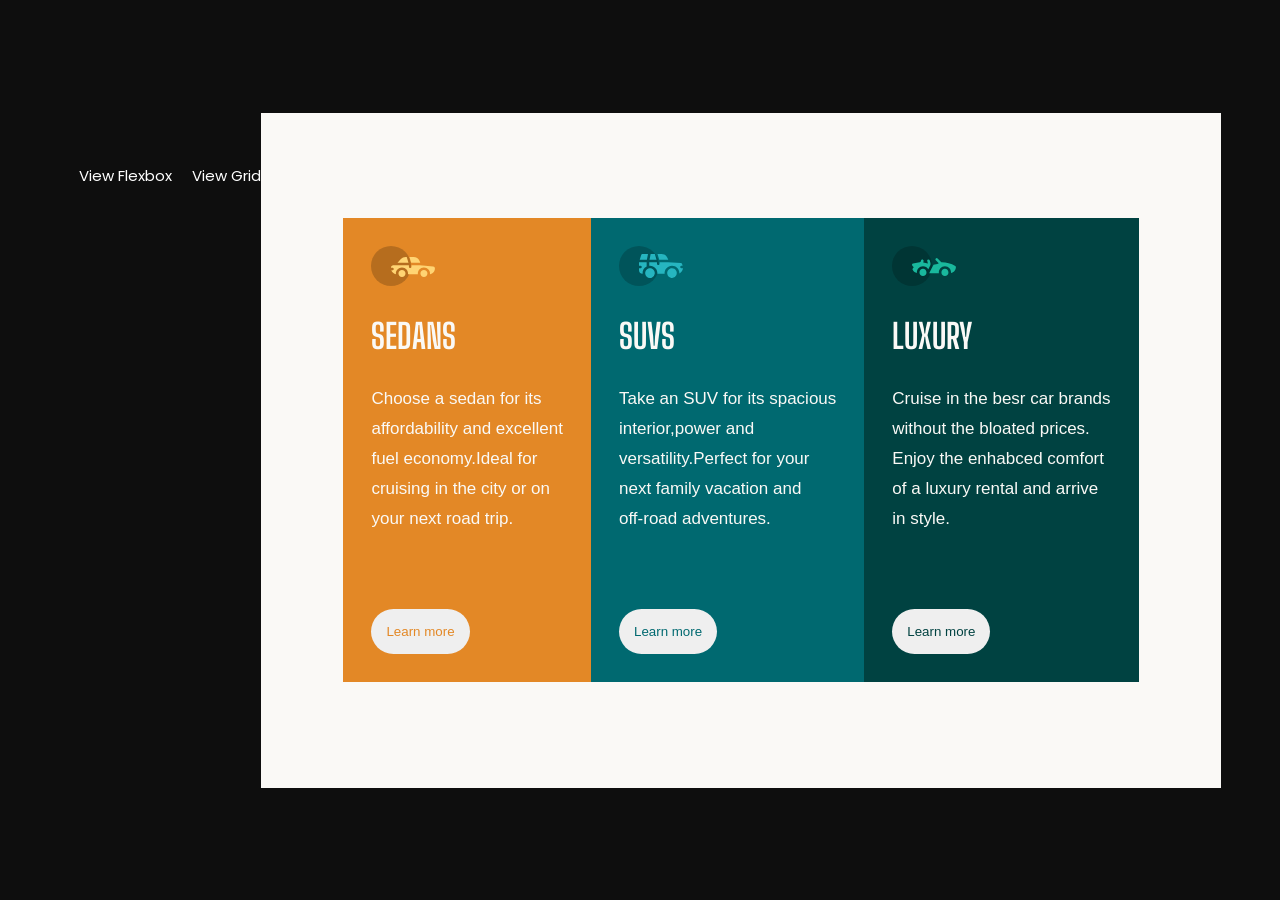
<file: index.html>
<!DOCTYPE html>
<html lang="en">
  <head>
    <meta charset="UTF-8" />
    <meta http-equiv="X-UA-Compatible" content="IE=edge" />
    <meta name="viewport" content="width=device-width, initial-scale=1.0" />
    <link
      href="https://fonts.google.com/specimen/Lexend+Deca"
      rel="stylesheet"
    />
    <link
      href="https://fonts.googleapis.com/css2?family=Big+Shoulders+Display:wght@700"
      rel="stylesheet"
    />
    <link
      href="https://fonts.googleapis.com/css?family=Poppins:300,400,500,600&display=swap"
      rel="stylesheet"
    />
    <link rel="stylesheet" href="/style.css" />
    <title>Flexbox Design</title>
    <link rel="shortcut icon" href="/img/favicon-32x32.png" />
  </head>
  <body>
    <header>
      <nav class="nav">
        <ul class="nav__links">
          <li class="nav__item">
            <a
              class="nav__link hover"
              href="/index.html"
              target="_blank"
              >View Flexbox</a
            >
          </li>
          <li class="nav__item">
            <a class="nav__link hover" href="/grid.html" target="_blank"
              >View Grid</a
            >
          </li>
        </ul>
      </nav>
    </header>
    <main class="section">
      <div class="cards">
        <div class="card" id="card-1">
          <img src="/img/icon-sedans.svg" alt="image of a sedan" />
          <h1 class="heading">SEDANS</h1>
          <p>
            Choose a sedan for its <br />
            affordability and excellent <br />
            fuel economy.Ideal for <br />
            cruising in the city or on <br />
            your next road trip.
          </p>
          <button id="btn-1">Learn more</button>
        </div>
      </div>

      <div class="cards">
        <div class="card" id="card-2">
          <img src="/img/icon-suvs.svg" alt="image of an suv" />
          <h1 class="heading">SUVS</h1>
          <p>
            Take an SUV for its spacious <br />
            interior,power and <br />
            versatility.Perfect for your <br />
            next family vacation and <br />
            off-road adventures.
          </p>
          <button id="btn-2">Learn more</button>
        </div>
      </div>

      <div class="cards">
        <div class="card" id="card-3">
          <img src="/img/icon-luxury.svg" alt="image of a luxury car" />
          <h1 class="heading">LUXURY</h1>
          <p>
            Cruise in the besr car brands <br />
            without the bloated prices. <br />
            Enjoy the enhabced comfort <br />
            of a luxury rental and arrive <br />
            in style.
          </p>
          <button id="btn-3">Learn more</button>
        </div>
      </div>
    </main>
  </body>
</html>
</file>
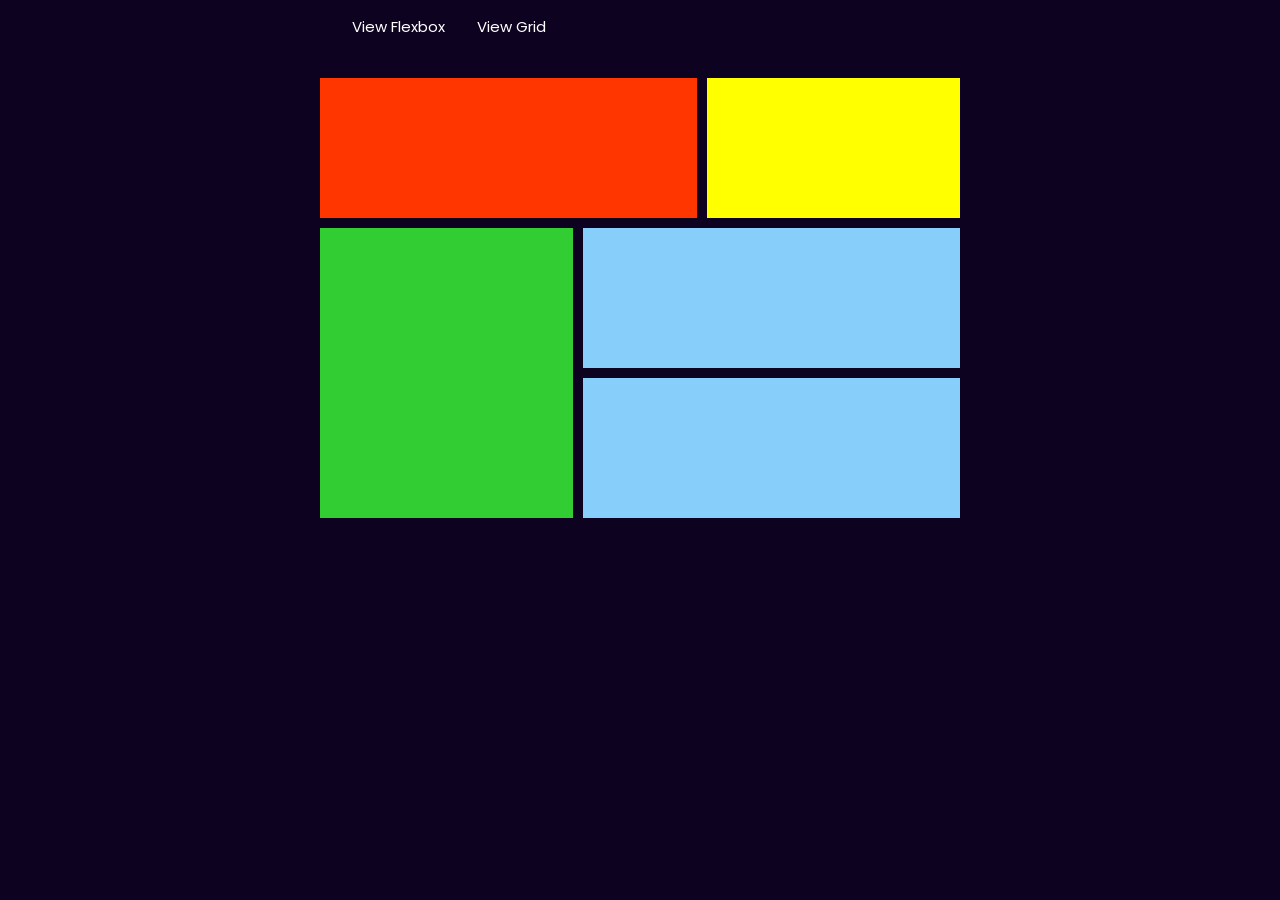
<file: grid.html>
<!DOCTYPE html>
<html lang="en">
  <head>
    <meta charset="UTF-8" />
    <meta http-equiv="X-UA-Compatible" content="IE=edge" />
    <meta
      name="viewport"
      content="wclassth=device-wclassth, initial-scale=1.0"
    />
    <link
      href="https://fonts.googleapis.com/css?family=Poppins:300,400,500,600&display=swap"
      rel="stylesheet"
    />
    <link rel="stylesheet" href="/grid.css" />
    <title>GRID DESIGN</title>
  </head>
  <body>
    <header>
      <nav class="nav">
        <ul class="nav__links">
          <li class="nav__item">
            <a class="nav__link hover" href="/index.html" target="_blank">View Flexbox</a>
          </li>
          <li class="nav__item">
            <a class="nav__link hover" href="/grid.html" target="_blank">View Grid</a>
          </li>
        </ul> 
      </nav>   
    </header>
    <main class="section">
      <div class="box-1"></div>
      <div class="box-2"></div>
      <div class="box-3"></div>
      <div class="box-4"></div>
      <div class="box-5"></div>
    </main>
  </body>
</html>
</file>
<file: style.css>
* {
  margin: 0;
  padding: 0;
  box-sizing: border-box;
}

html {
  height: 100%;
  font-size: 62.5%;
}

body {
  background-color: #0e0e0e;
  height: 100%;
  font-size: 1.7rem;
  display: flex;
  justify-content: center;
  align-items: center;
}

.nav__links {
  display: flex;
  align-items: center;
  list-style: none;
}

.nav__item {
  margin-left: 2rem;
}

a {
  text-decoration: none;
  color: #fff;
  font-family: "Poppins", sans-serif;
  font-size: 15px;
}

a:hover {
  color: #ff3600;
}

header {
  margin-top: -55rem;
}

.section {
  background-color: #faf9f6;
  color: #faf9f6;
  font-family: "Lexend Deca", sans-serif;
  font-weight: 400;
  width: 75%;
  height: 75%;
  display: flex;
  justify-content: center;
  align-items: center;
}

.card {
  padding: 2.8rem;
}

img {
  padding-bottom: 2.5rem;
}

h1 {
  font-family: "Big Shoulders Display", cursive;
  font-weight: 700;
  padding-bottom: 2.8rem;
}

p {
  line-height: 3rem;
  padding-bottom: 7.5rem;
}

button {
  padding: 1.5rem;
  border-radius: 45px;
  border: none;
  cursor: pointer;
}

#card-1 {
  background-color: #e38826;
}

#card-2 {
  background-color: #006970;
}

#card-3 {
  background-color: #004241;
}

#btn-1 {
  color: #e38826;
}

#btn-2 {
  color: #006970;
}

#btn-3 {
  color: #004241;
}

/* MEDIA QUERIES */
@media screen and (max-width: 1024px) {
  body {
    font-size: 1.4rem;
  }

  .section {
    width: 90%;
    height: 90%;
  }

  .card {
    padding: 1.5rem;
  }

  img {
    padding-bottom: 2rem;
  }

  h1 {
    padding-bottom: 1.5rem;
  }

  p {
    line-height: 2.5rem;
    padding-bottom: 5rem;
  }

  button {
    padding: 1.2rem;
    font-size: 1.4rem;
  }
}

@media screen and (max-width: 768px) {
  body {
    font-size: 1.2rem;
  }

  .section {
    width: 100%;
  }

  button {
    font-size: 1.2rem;
  }
}

@media screen and (max-width: 520px) {
  body {
    font-size: 0.9rem;
  }

  button {
    padding: 0.9rem;
    font-size: 0.9rem;
  }
}

@media screen and (max-width: 430px) {
  body {
    font-size: 0.7rem;
  }
}
</file>
<file: grid.css>
* {
  margin: 0;
  padding: 0;
  box-sizing: border-box;
}

body {
  background-color: #0d0220;
  width: 50%;
  margin: auto;
}

.section {
  display: grid;
  grid-template-areas:
    "box1 box1 box2"
    "box3 box4 box4"
    "box3 box5 box5";

  gap: 10px;
  margin-top: 40px;
}

div {
  padding: 70px;
}

.box-1 {
  grid-area: box1;
  background-color: #ff3600;
}

.box-2 {
  grid-area: box2;
  background-color: #ffff00;
}

.box-3 {
  grid-area: box3;
  background-color: #32cd32;
}

.box-4 {
  grid-area: box4;
  background-color: #87cefa;
}

.box-5 {
  grid-area: box5;
  background-color: #87cefa;
}

a {
  text-decoration: none;
  color: #fff;
  font-family: "Poppins", sans-serif;
  font-size: 15px;
}

a:hover {
  color: #ff3600;
}

header {
  margin-top: 15px;
}


.nav__links {
  display: flex;
  align-items: center;
  list-style: none;
}

.nav__item {
  margin-left: 2rem;
}
</file>
